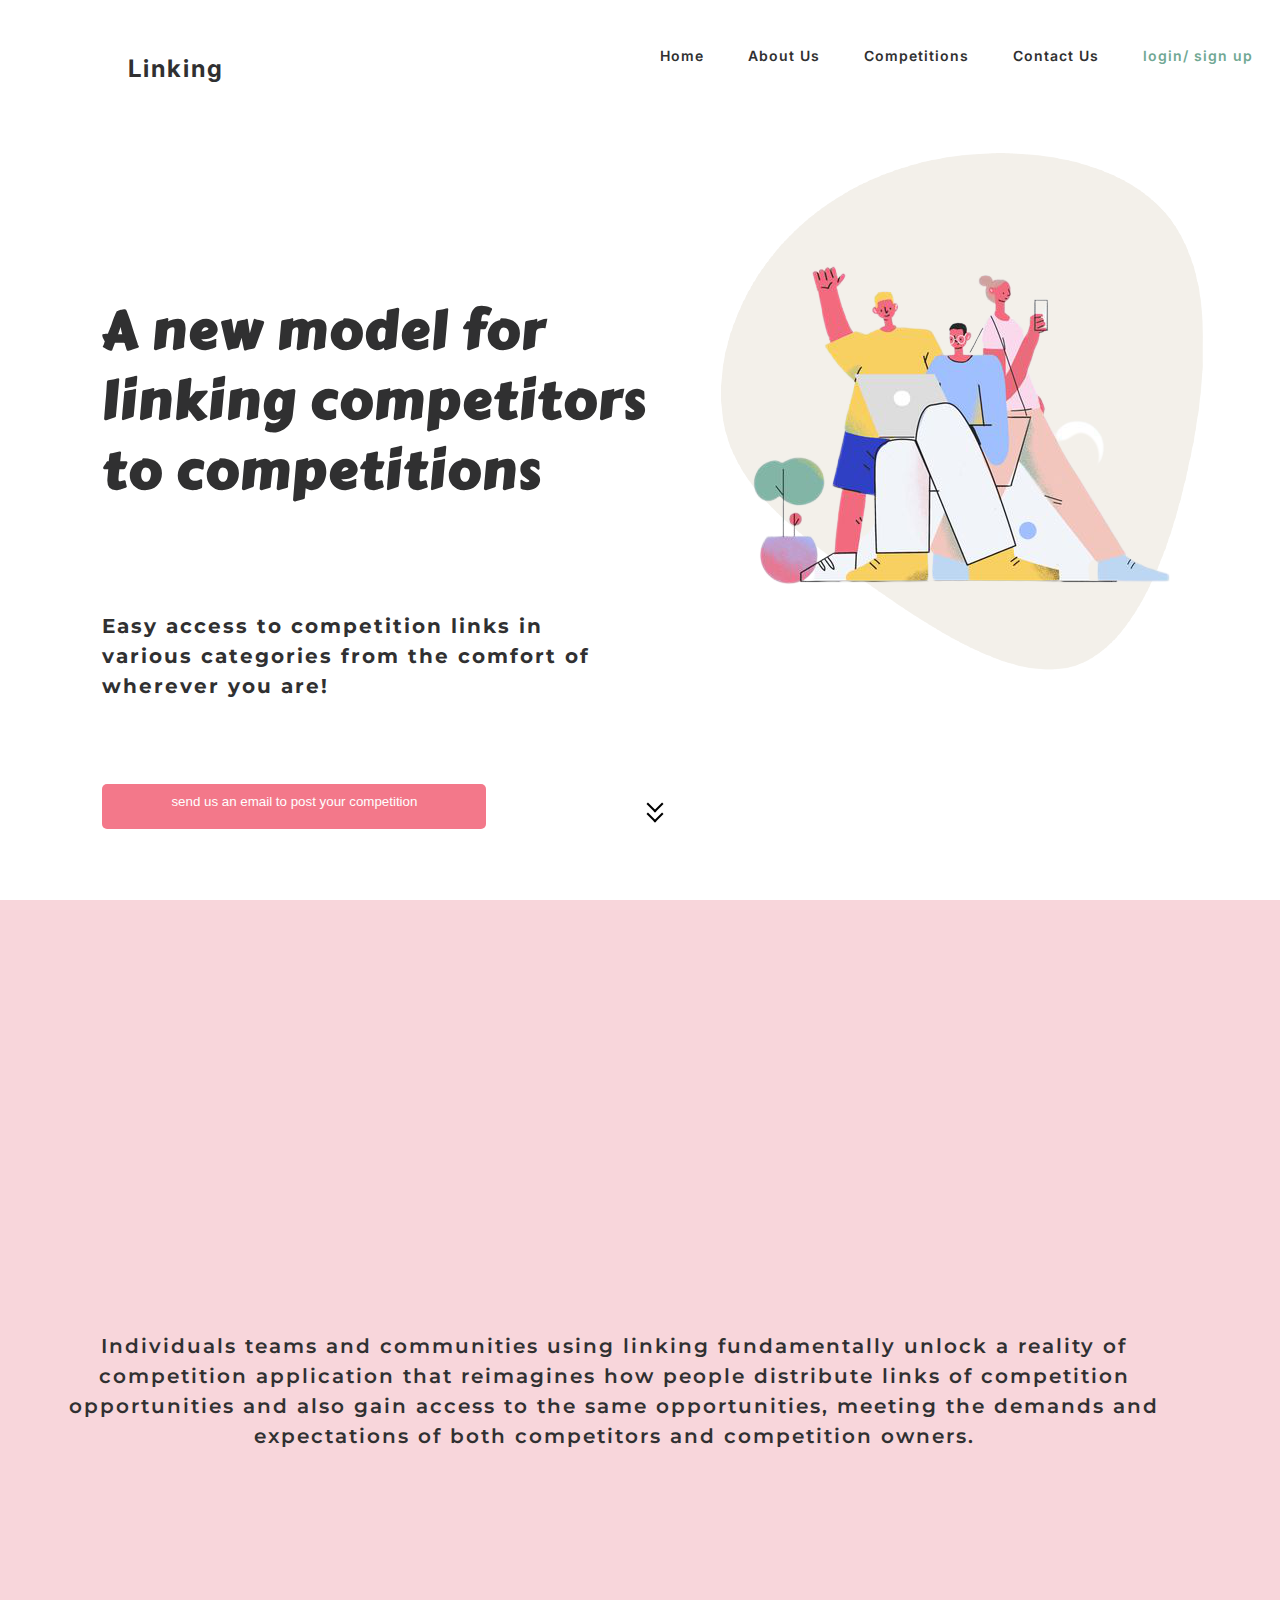
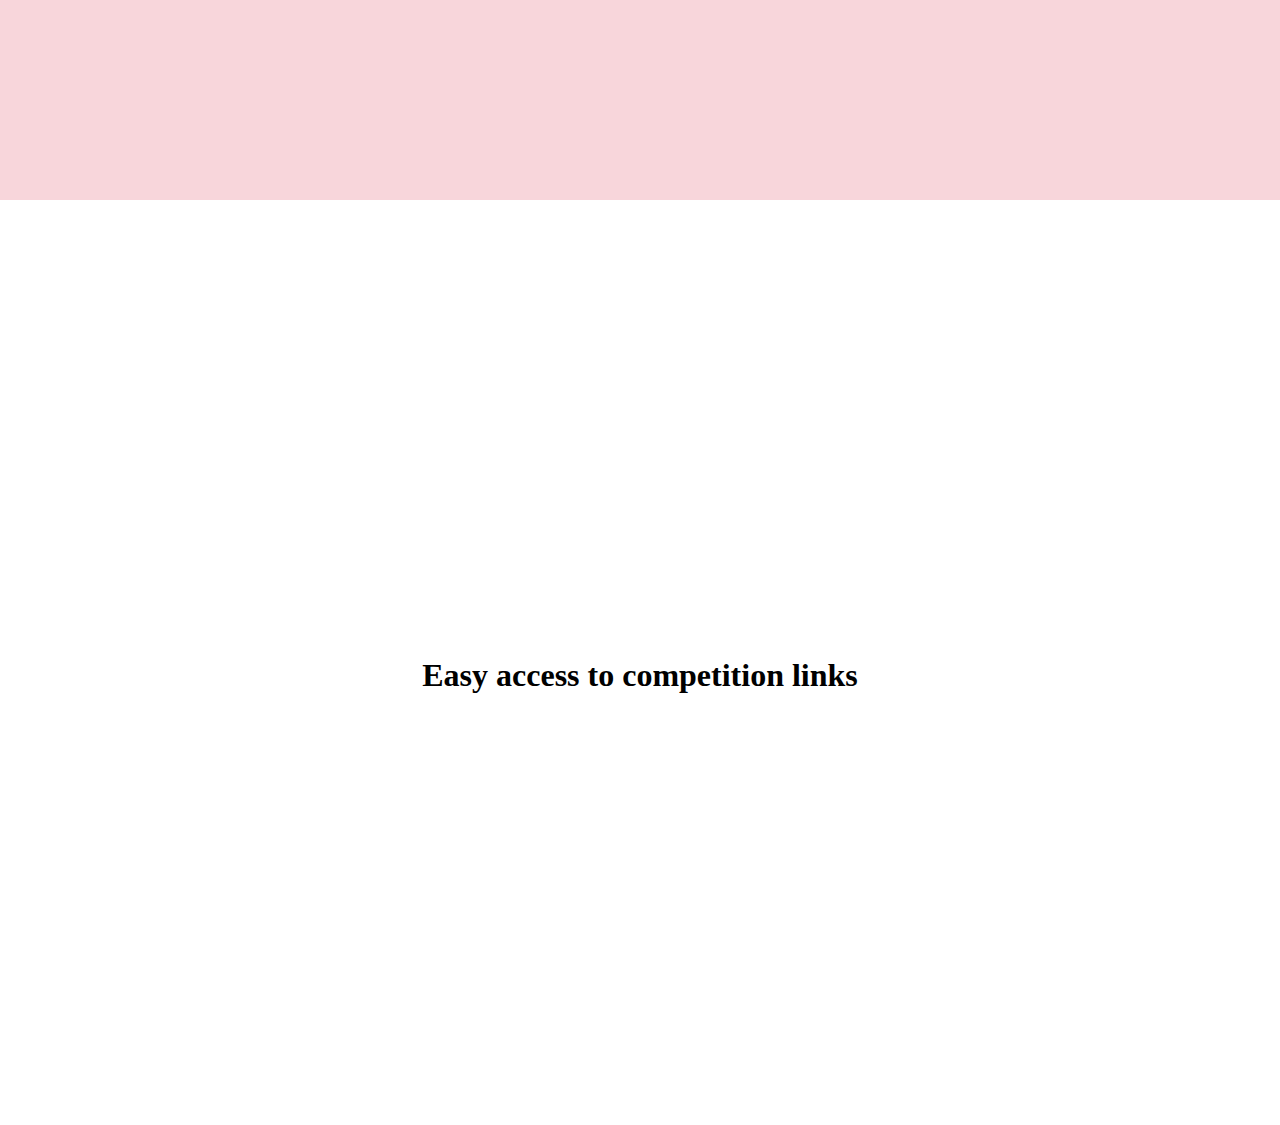
<file: index.htm>
<!DOCTYPE html>
<html lang="en">
<head>
    <meta charset="UTF-8">
    <meta http-equiv="X-UA-Compatible" content="IE=edge">
    <meta name="viewport" content="width=device-width, initial-scale=1.0">
    <link rel="stylesheet" href="style.css">
    <link rel="preconnect" href="https://fonts.googleapis.com">
    <link rel="preconnect" href="https://fonts.gstatic.com" crossorigin>
    <link href="https://fonts.googleapis.com/css2?family=Carter+One&family=Inter:wght@100;400&family=Montserrat:wght@200&family=Urbanist:wght@100&display=swap" rel="stylesheet">
</head>
<body>
    <section class="navbar">
<div class="header">
    <ul>
        <li><a href="#">Home</a></li>
        <li><a href="#">About Us</a></li>
        <li><a href="#">Competitions</a></li>
        <li><a href="#">Contact Us</a></li>
        <li ><a href="#"><span class="blue"> login/ sign up</span></a></li>
    </ul>

</div>
    </section>
    

<section id="landingpage"> 

<div class="intro">
    <h2>Linking</h2>
    <h1> A new model for linking competitors to competitions</h1>
    <h4>Easy access to competition links in various
        categories from the comfort of wherever you are!</h4>
    <img class="pic1" src="images/Vector-removebg-preview.png" alt="">
    <img class="pic2" src="images/peopleclipart-removebg-preview.png" alt="clipart of people">
    <button>send us an email to post your competition</button>
</div>
<div class="scrolldown"></div>
</section>

<section class="landingpagectd">
<div class="whyus">
<h1>Easy access to competition links</h1>
<h4>Individuals teams and communities using linking fundamentally unlock a reality of competition application that reimagines how people distribute links of competition opportunities and also gain access to the same opportunities, meeting the demands and expectations of both competitors and competition owners.</h4>
</div>


</section>
</body>
</html>
</file>
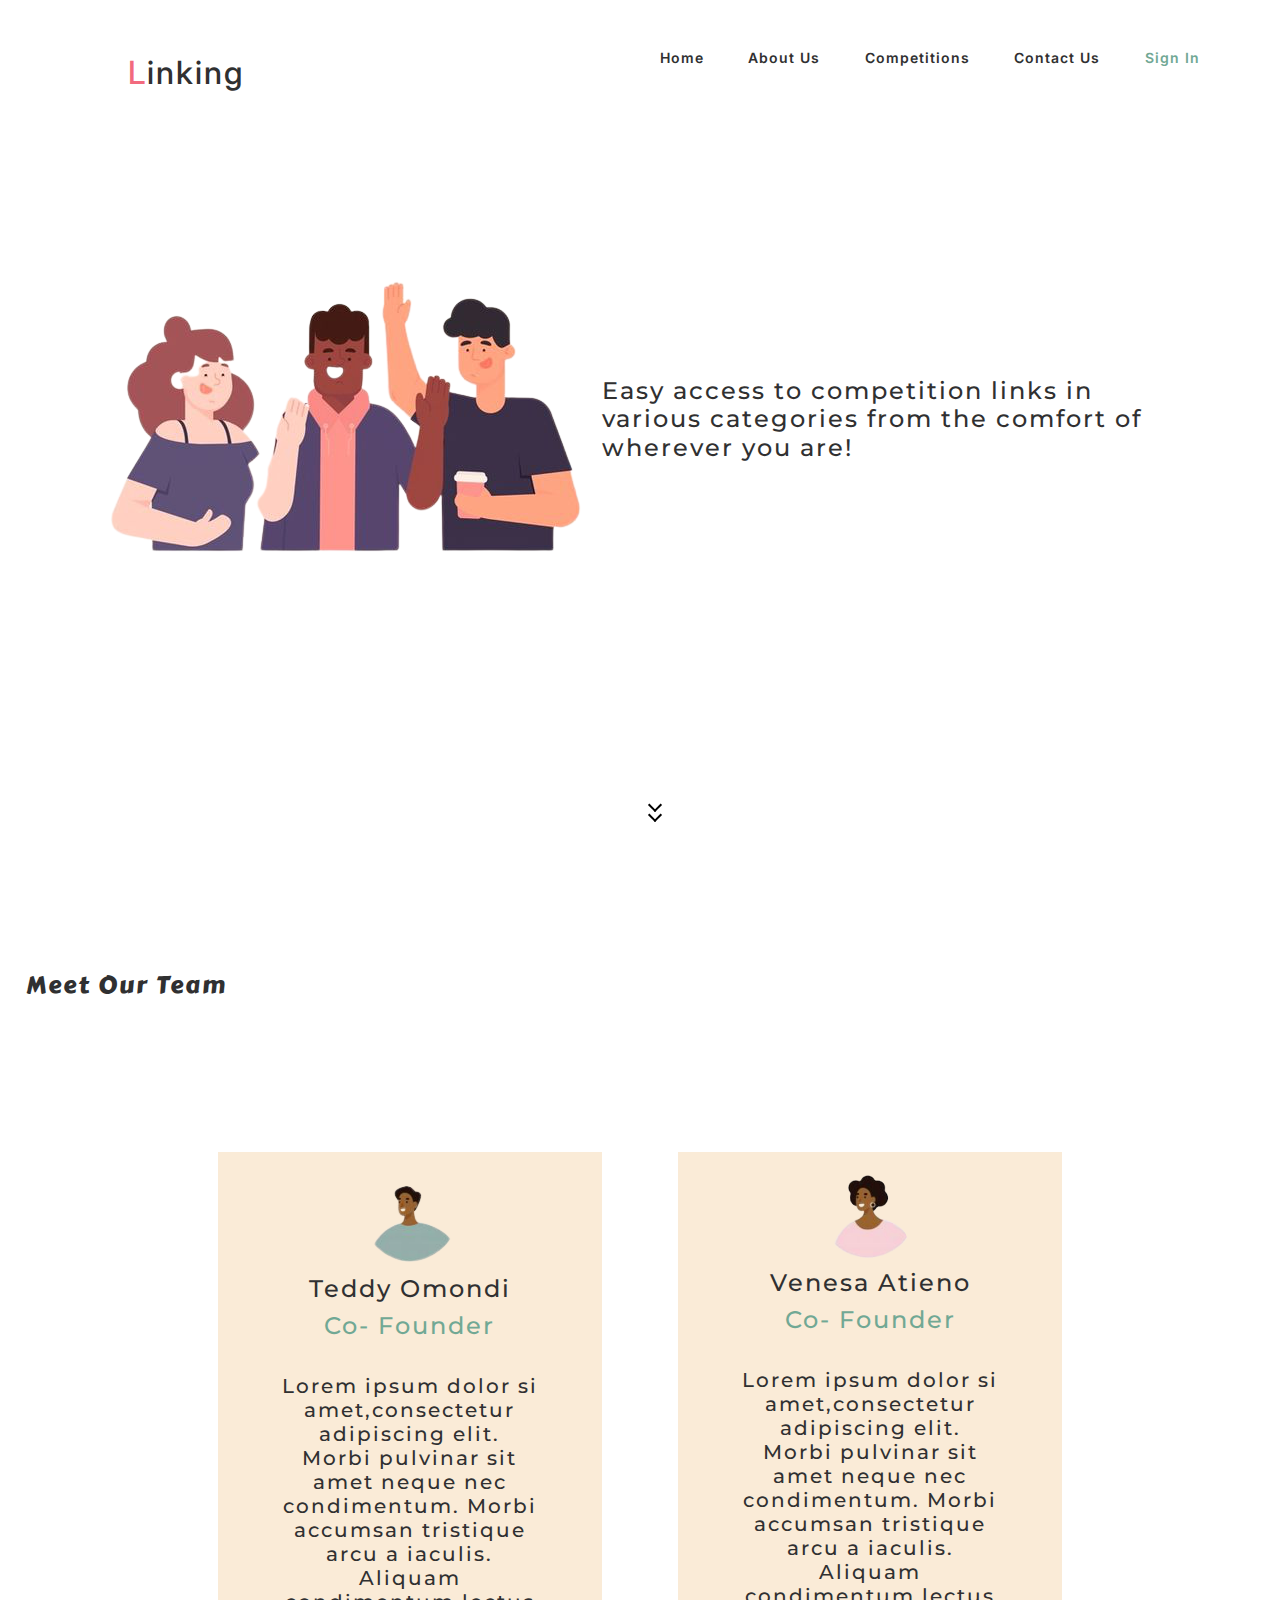
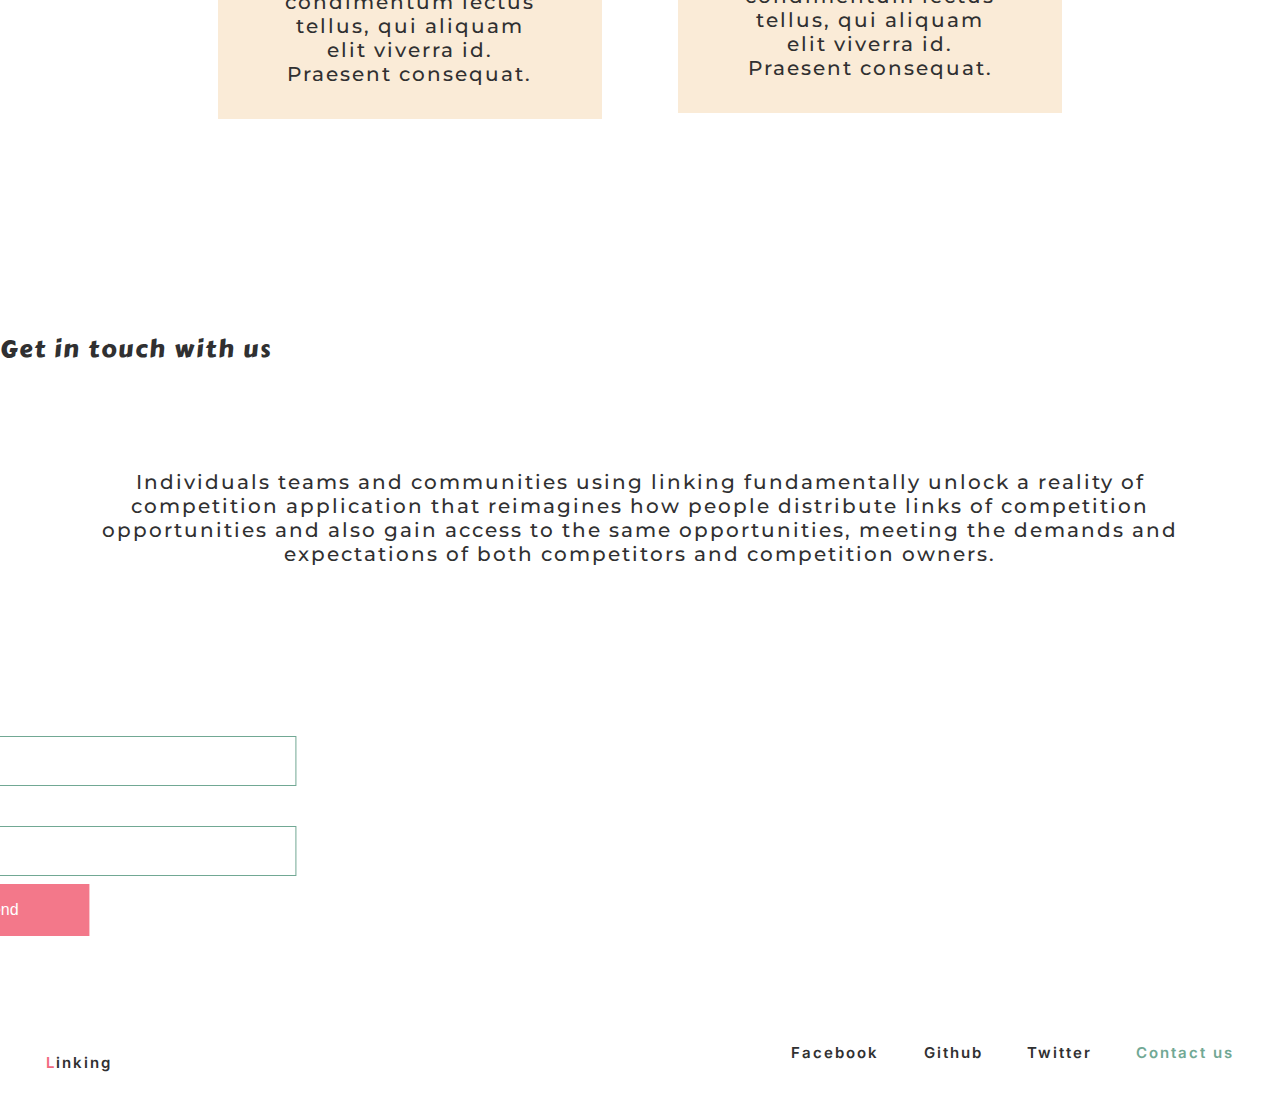
<file: aboutus.html>
<!DOCTYPE html>
<html lang="en">
    <head>
        <meta charset="UTF-8">
        <meta http-equiv="X-UA-Compatible" content="IE=edge">
        <meta name="viewport" content="width=device-width, initial-scale=1.0">
        <link rel="stylesheet" href="css/style.css">
        <link rel="preconnect" href="https://fonts.googleapis.com">
        <link rel="preconnect" href="https://fonts.gstatic.com" crossorigin>
        <link href="https://fonts.googleapis.com/css2?family=Carter+One&family=Inter:wght@100;400&family=Montserrat:wght@200&family=Urbanist:wght@100&display=swap" rel="stylesheet">
   
        <link rel="stylesheet" href="https://stackpath.bootstrapcdn.com/bootstrap/4.3.1/css/bootstrap.min.css" integrity="sha384-ggOyR0iXCbMQv3Xipma34MD+dH/1fQ784/j6cY/iJTQUOhcWr7x9JvoRxT2MZw1T" crossorigin="anonymous">
        <title>Linking</title>
        
    </head>
    <body>
    <section class="navbar">
        <div class="header">
            <ul>
                <li><a href="index.html">Home</a></li>
                <li><a href="aboutus.html">About Us</a></li>
                <li><a href="#">Competitions</a></li>
                <li><a href="#">Contact Us</a></li>
                <li><a href="signin.html"><span class="blue"> Sign In</span></a></li>
                
            </ul>
        
            <div class="intro">
                <a href="index.html" class="logo" ><h2><span class="pink">L</span>inking</h2></a>
            </div>

        </div>
        <div class="scrolldown"></div>
            </section>
            
<section id="aboutus1" >

<div class="aboutimage"> <img src="images/aboutus-removebg-preview.png" alt=""></div>
<div class="abouttext"><h4> Easy access to competition links in various categories from the comfort of wherever you are!</h4></div>

</section>

<section id="aboutus2" >

 
      <div class="team"><h4> Meet Our Team</h4></div>
      <div class="teamcontainer">

          <div class="ted" >
          <img src="images/ted.png" alt="man avatar">
          <h4 class="teddy">Teddy Omondi</h4>
          <h4 class="cofounder"><span class="blue"> Co- Founder</span></h4>
          <br>
          <h5>  Lorem ipsum dolor si amet,consectetur adipiscing elit. Morbi pulvinar sit amet neque nec condimentum. Morbi accumsan tristique arcu a iaculis. Aliquam condimentum lectus tellus, qui aliquam elit viverra id. Praesent consequat.</h5>

          </div>

          <div class="ness" >
              <img src="images/ness.png" alt="woman avatar">
              <h4 class="venesa">Venesa Atieno</h4>
              <h4 class="cofounder"><span class="blue"> Co- Founder</span></h4>
              <br>
              <h5>  Lorem ipsum dolor si amet,consectetur adipiscing elit. Morbi pulvinar sit amet neque nec condimentum. Morbi accumsan tristique arcu a iaculis. Aliquam condimentum lectus tellus, qui aliquam elit viverra id. Praesent consequat.</h5>
         </div>
         

        </div>
      </div>
    </section>

    <section id="aboutus3" >

        <div class="intouch"><h4> Get in touch with us</h4></div>
        <div class="intouchtext"><h5>Individuals teams and communities using linking fundamentally unlock a reality of competition application that reimagines how people distribute links of competition opportunities and also gain access to the same opportunities, meeting the demands and expectations of both competitors and competition owners.</h5></div>

    <form action="action_page.php" method="post">

        <div class="container3">
        
            <label for="email"><b></b></label>
            <input type="text" placeholder="Enter Email" name="email" required>

            <label  class="message" for="message"><b></b></label>
            <input type="text" placeholder="Enter Message" name="message" required>

<button class="send">Send</button>

        </div>    

    </form>

    <footer>

        <a href="index.html"><h4><span class="pink">L</span>inking</h4></a>

        <ul>
           
           <li><a href="aboutus.html">Facebook</a></li>
           <li><a href="#">Github</a></li>
           <li><a href="#">Twitter</a></li>
           <li><a href="signin.html"><span class="blue"> Contact us</span></a></li>
       </ul>
    </footer>


        </section>



   

</body>
</html>
</file>
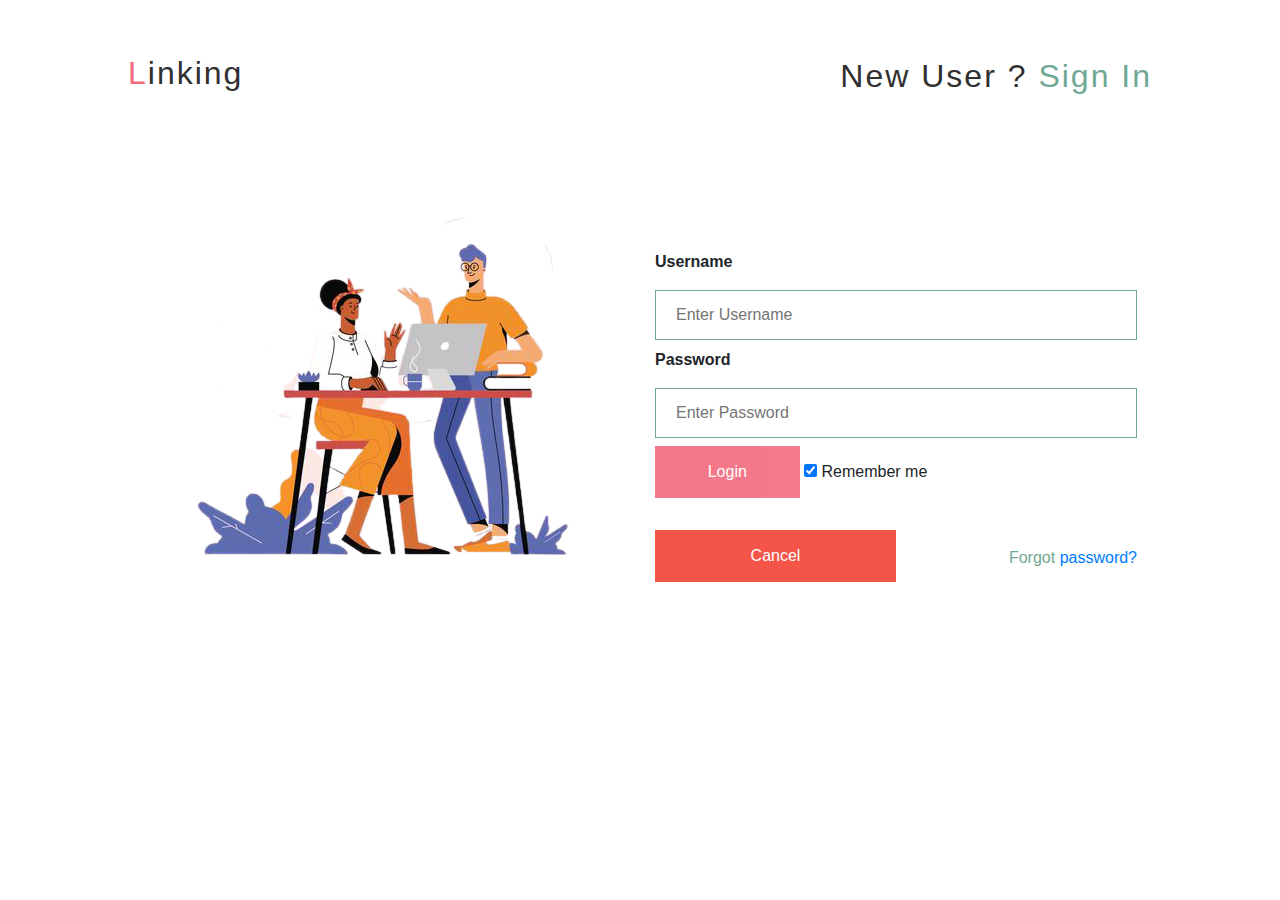
<file: login.html>
<!DOCTYPE html>
<html lang="en">
<head>
    <meta charset="UTF-8">
    <meta http-equiv="X-UA-Compatible" content="IE=edge">
    <meta name="viewport" content="width=device-width, initial-scale=1.0">
    <link rel="stylesheet" href="css/style.css">

    <link rel="stylesheet" href="https://stackpath.bootstrapcdn.com/bootstrap/4.3.1/css/bootstrap.min.css" integrity="sha384-ggOyR0iXCbMQv3Xipma34MD+dH/1fQ784/j6cY/iJTQUOhcWr7x9JvoRxT2MZw1T" crossorigin="anonymous">
    
    <title>Login</title>
</head>
<body>
    <div class="intro">
      <a href="index.html"><h2><span class="pink">L</span>inking</h2></a>
    </div>
    <div class="login"><h2>New User ? <a class="newuser" href="signin.html">    Sign In</a></h2></div>
    <img class="loginart" src="images/loginpageart-removebg-preview (1).png" alt="">

    <div class="loginform">
        <form action="action_page.php" method="post">
            <!-- <div class="imgcontainer">
              <img src="images/avatar.png" alt="Avatar" class="avatar">
            </div> -->
          
            <div class="container">
              <label for="uname"><b>Username</b></label>
              <input type="text" placeholder="Enter Username" name="uname" required>
          
              <label for="psw"><b>Password</b></label>
              <input type="password" placeholder="Enter Password" name="psw" required>
          
              <button type="submit">Login</button>
              <label>
                <input type="checkbox" checked="checked" name="remember"> Remember me
              </label>
            </div>
          
            <div class="container" style="background-color:none">
              <button type="button" class="cancelbtn">Cancel</button>
              <span class="psw">Forgot <a href="#">password?</a></span>
            </div>
          </form>
    </div>
</body>
</html>
</file>
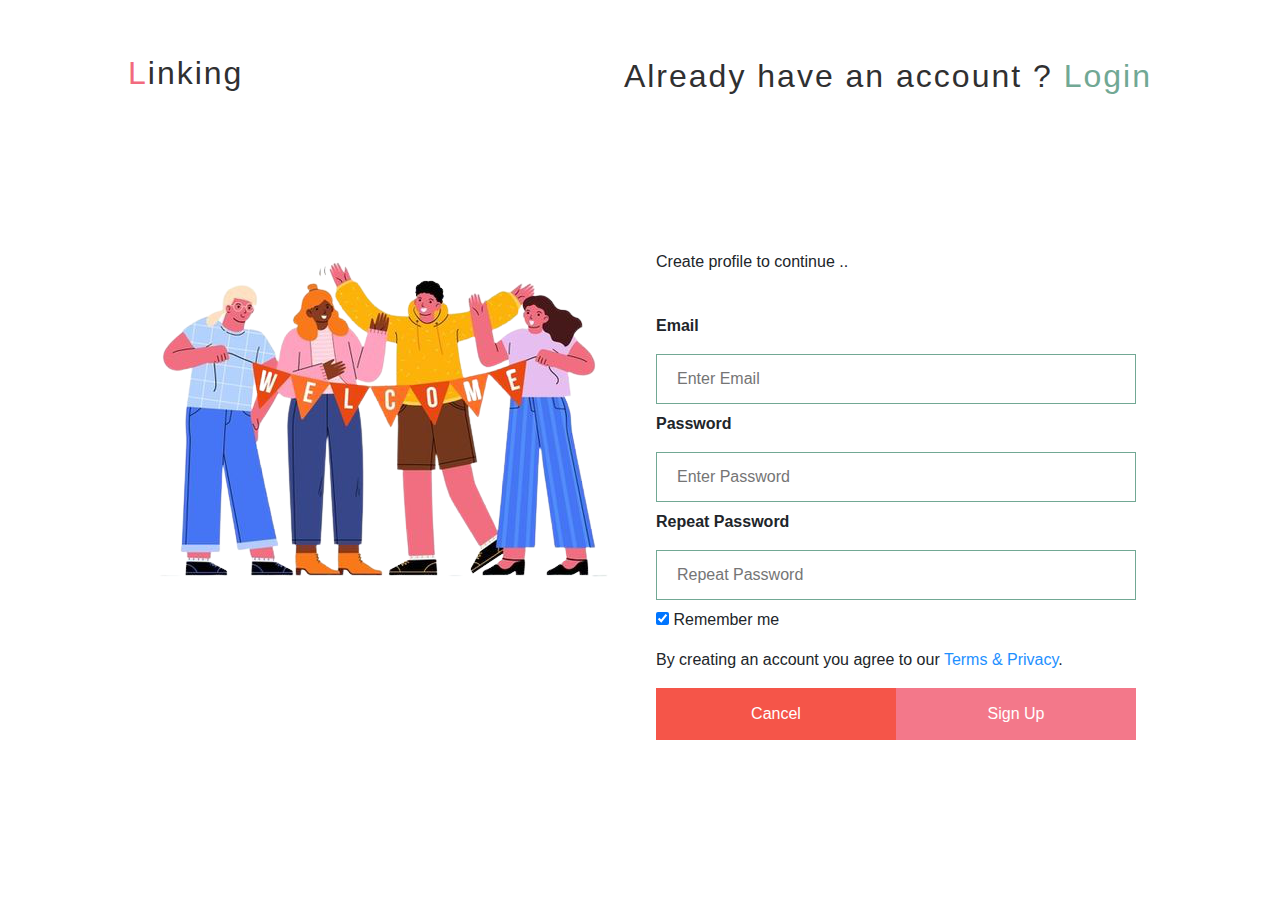
<file: signin.html>
<!DOCTYPE html>
<html lang="en">
<head>
    <meta charset="UTF-8">
    <meta http-equiv="X-UA-Compatible" content="IE=edge">
    <meta name="viewport" content="width=device-width, initial-scale=1.0">
    <link rel="stylesheet" href="css/style.css">


    <link rel="stylesheet" href="https://stackpath.bootstrapcdn.com/bootstrap/4.3.1/css/bootstrap.min.css" integrity="sha384-ggOyR0iXCbMQv3Xipma34MD+dH/1fQ784/j6cY/iJTQUOhcWr7x9JvoRxT2MZw1T" crossorigin="anonymous">
  
    <title>Sign in</title>
</head>
<body>
    <div class="intro">
        <a href="index.html"><h2><span class="pink">L</span>inking</h2></a>
    </div>
    <div class="login"><h2>Already have an account ? <a class="newuser" href="login.html">    Login</a></h2></div>
    <img class="signinart" src="images/signuppageart-removebg-preview.png" alt="">

    <div class="loginform">
       
        <form action="action_page.php" style="border:none">
            <div class="container2">
              
              <p>Create profile to continue ..</p>
              <br>
            
          
              <label for="email"><b>Email</b></label>
              <input type="text" placeholder="Enter Email" name="email" required>
          
              <label for="psw"><b>Password</b></label>
              <input type="password" placeholder="Enter Password" name="psw" required>
          
              <label for="psw-repeat"><b>Repeat Password</b></label>
              <input type="password" placeholder="Repeat Password" name="psw-repeat" required>
          
              <label>
                <input type="checkbox" checked="checked" name="remember" style="margin-bottom:15px"> Remember me
              </label>
          
              <p>By creating an account you agree to our <a href="#" style="color:dodgerblue">Terms & Privacy</a>.</p>
          
              <div class="clearfix">
                <button type="button" class="cancelbtn">Cancel</button>
                <button type="submit" class="signupbtn">Sign Up</button>
              </div>
            </div>
          </form>

    </div>

    <!-- <footer>

      <h4><span class="pink">L</span>inking</h4>
  
      <ul>
         
         <li><a href="aboutus.html">Facebook</a></li>
         <li><a href="#">Github</a></li>
         <li><a href="#">Twitter</a></li>
         <li><a href="signin.html"><span class="blue"> Contact us</span></a></li>
     </ul>
  </footer> -->

</body>
</html>
</file>
<file: style.css>
*{
    padding: 0;
    margin: 0;
    box-sizing: border-box;
}

body{
    background-size: cover;
    height: auto;
    overflow: scroll;
    overflow-x: hidden;
}

section{
    min-height: 100vh;
    width: 100%;
    display: flex;
    flex-direction: column;
    align-items: center;
    justify-content: center;
}

footer h4{
  display: block;
  text-decoration: none;
  text-transform: none;
  color: #303031;
  font-size: 15px;
  font-family: 'Inter', sans-serif;
  letter-spacing: 2px;
  font-weight: 600;
  padding: 20px;
  transition: all ease 0.5s;

  position: absolute;
  bottom: 0%;
  left: 2%;
}

.logo:hover{
  opacity: 0.6;
}

footer a:hover{
  opacity: 0.6;
}

footer ul{
  position: absolute;
  bottom: 0%;
  right: 2%;
  text-align: right;
  align-items: right;
}

footer ul li{
  list-style: none;
  display: inline-block;
}

footer ul li a{
  display: block;
  text-decoration: none;
  text-transform: none;
  color: #303031;
  font-size: 15px;
  font-family: 'Inter', sans-serif;
  letter-spacing: 2px;
  font-weight: 600;
  padding: 20px;
  margin-top: 10%;
  transition: all ease 0.5s;
}

footer ul li a:hover{
  opacity: 0.6;
  transition: ease-in-out;
}

.header ul{
    text-align: right;
    align-items: right;
}

.header ul li{
    list-style: none;
    display: inline-block;
}

.header ul li a{
    display: block;
    text-decoration: none;
    text-transform: none;
    color: #303031;
    font-size: 17px;
    font-family: ;
    letter-spacing: 2px;
    font-weight: 600;
    padding: 0px;
    transition: all ease 0.5s;
}
.header ul{
    text-align: right;
    position: absolute;
    top: 3%;
}

.header ul li{
    list-style: none;
    display: inline-block;
}

.header ul li a{
    display: block;
    text-decoration: none;
    text-transform: none;
    color: #303031;
    font-size: 14px;
    font-family: 'Inter', sans-serif;
    letter-spacing: 1px;
    font-weight: 600;
    padding: 20px;
    transition: all ease 0.5s;
}
.header ul li a:hover{
    background-color: #f8d6db;
   
}
span {
    color: #71a894;
}

.intro h1{
    font-family: 'Carter One', cursive;
    letter-spacing: 2px;
    line-height: 70px;
    font-size: 52px;
    color: #303031;
    border: none;
    padding: 2%;
    width: 50%;
    position: absolute;
    top: 30%;
    left: 6%;
    
}

.intro h2{
    font-family: 'Inter', sans-serif;
    color: #303031;
    font-size: extra x-large;
    letter-spacing: 2px;
    position: absolute;
    top: 6%;
    left: 10%;
}

.intro h4{
    font-family: 'Montserrat', sans-serif;
    letter-spacing: 2px;
    line-height: 30px;
    font-size: 20px;
    color: #303031;
    border: none;
    padding: 2%;
    width: 45%;
    position: absolute;
    top: 65%;
    left: 6%;
}

.intro button{
    background-color: #f26a7e;
    position: absolute;
    color: white;
    border: none;
    padding: 10px;
    border-radius: 5px;
    bottom: 7%;
    left: 8%;
    padding-bottom: 20px;

}

.pic1{
    position: absolute;
    top: 17%;
    right: 6%;
    width: auto;
}

.pic2{
    position: absolute;
    top: 20%;
    right: 3%;
    width: auto;
}


.easy{
    font-family: 'Carter One', cursive;
    letter-spacing: 2px;
    font-size: 42px;

    color: #303031;
    border: none;
    padding: 2%;
    position: absolute;
    top: 130%;
    left: 25%;
    
   
}

.us h1{
    font-family: 'Carter One', cursive;
    letter-spacing: 2px;
    font-size: 42px;

    color: #303031;
    border: none;
    padding: 2%;
    position: absolute;
    top: 210%;
    left: 42%;
    
}


.whyus h4{
    font-family: 'Montserrat', sans-serif;
    font-weight:600 ;
    letter-spacing: 2px;
    text-align: center;
    line-height: 30px;
    font-size: 20px;
    color: #303031;
    border: none;
    padding: 2%;
    width: 90%;
    position: absolute;
    top: 145%;
    left: 3%;
}

#landingpage{
    margin-bottom: 25px;
}

.scrolldown{
    height: 50px;
    width: 30px;
    /* border: 2px solid black; */
    position: absolute;
    left: 50%;
    bottom: 5%;
    border-radius: 50px;
    cursor: pointer;
}

.scrolldown::before,
.scrolldown::after{
    content: '';
    position: absolute;
    top: 10%;
    left: 50%;
    border: 2px solid black;
    height: 10px;
    width: 10px;
    transform: translate(-50%,-100%) rotate(45deg);
    border-top: transparent;
    border-left: transparent;
    animation: scrolldown 1s ease-in-out infinite;
}

.scrolldown::after{
    top: 30%;
    animation-delay: .3s;
}

@keyframes scrolldown{
    0%{
        opacity: 0;
    }

    30%{
        opacity: 1;
    }

    60%{
        opacity: 1;
    }

    100%{
        opacity: 0;
        top: 90%;
    }
}

.why{
    font-family: 'Carter One', cursive;
    letter-spacing: 2px;
    font-size: 42px;

    color: #303031;
    border: none;
    padding: 2%;
    position: absolute;
    top: 175%;
    left: 40%;
    

}

.flex-container {
    display: flex;
    position: absolute;
    top: 233%;
    left: 2.5%;
    background-color: transparent;
    

  }
  
  .flex-container > div {
      display: flex;
      flex-direction: column;
    color: #f1f1f1;
    background-color: #f1f1f1;
    margin: 1%;
    padding: 0px;
    font-size: 30px;
    
  }

  #authentic{
    position: absolute;
    background-color: #f8d6db;
    top: 300%;
  }




#reviews{

  font-size: 22px;
  text-align: left;
  justify-content: space-around;
  align-items: center;
  font-weight: 100;
  position: absolute;
  color: #303031;
  display: flex;
  position: absolute;
  /* top: 20%;
  left: 10%; */
  background-color: transparent;
  border: none;
  /* padding: 2%;
  margin: 2%; */
  width: 80%;
}



.reviewsimage{

top: -29%;
left: 0%;
position: absolute;

top: 100%;
right: 0%;
}

.reviewshead{
  font-family: 'Carter One', cursive;
  letter-spacing: 2px;
  font-weight:600 ;
  text-align: left;
  line-height: 30px;
  font-size: 20px;
  color: #303031;
position: absolute;
width: 69.7%;
top: 20%;
left: 60%;
}


.reviewstext{
  font-family: 'Montserrat', sans-serif;
  font-weight:600 ;
  letter-spacing: 2px;
  text-align: left;
  line-height: 30px;
  font-size: 20px;
  color: #303031;
position: absolute;
width: 69.7%;
top: 40%;
right: 0%;

}

 /* .reviews h1{

      display: flex;
      font-family: 'Carter One', cursive;
      letter-spacing: 2px;
      font-size: 42px;
      position: absolute;
      color: #303031;
      background-color: transparent;
      top:100%;
      left: 150%;
      margin: 1%;
      padding: 0px;
      font-size: 30px;
      justify-content: space-evenly;
  
 } */


/* .reviewstext
    {
        font-family: 'Montserrat', sans-serif;
        font-weight:600 ;
        letter-spacing: 2px;
        text-align: center;
        line-height: 30px;
        font-size: 20px;
        color: #303031;
        border: none;
        padding: 2%;
        width: 90%;
        position: absolute;
        top: 835%;
        left: 3%;
    } */

 .authenticity{
  font-family: 'Carter One', cursive;
  letter-spacing: 2px;
  font-size: 42px;
  position: absolute;
  color: #303031;
  border: none;
  padding: 2%;
  position: absolute;
  
  
}

.authenticity{
    display: flex;
    font-family: 'Carter One', cursive;
    letter-spacing: 2px;
    font-size: 42px;
    position: absolute;
    color: #303031;
    
    background-color: transparent;
    top:5%;
    margin: 1%;
    padding: 0px;
    font-size: 30px;
    justify-content: space-evenly;
}

.pink{
    color: #f26a7e;
}
  


.login{
    position: absolute;
    font-family: 'Inter', sans-serif;
    color: #303031;
    font-size: 15px;
    letter-spacing: 2px;
    position: absolute;
    top: 6.3%;
    right: 10%;
}

.newuser{
    text-decoration: none;
    color: #71a894;
}

.loginart{
    position: absolute;
    top: 20%;
    left: 8%;
}

.loginform{
width: 40%;
position: absolute;
top: 26%;
right: 10%;
}

/* Bordered form */
form {
    border: none;
  }
  
  /* Full-width inputs */
  input[type=text], input[type=password] {
    width: 100%;
    padding: 12px 20px;
    margin: 8px 0;
    display: inline-block;
    border: 1px solid #71a894;
    box-sizing: border-box;
    font-weight: 300;
  }
  
  /* Set a style for all buttons */
  button {
    background-color: #f26a7e;
    color: white;
    padding: 14px 20px;
    margin: 8px 0;
    border: none;
    cursor: pointer;
    width: 100%;
  }
  
  /* Add a hover effect for buttons */
  button:hover {
    opacity: 0.8;
  }
  
  /* Extra style for the cancel button (red) */
  .cancelbtn {
    width: auto;
    padding: 10px 18px;
    background-color: #f44336;
  }
  
  /* Center the avatar image inside this container */
  .imgcontainer {
    text-align: center;
    margin: 24px 0 12px 0;
  }
  
  /* Avatar image */
  img.avatar {
    width: 40%;
    border-radius: 50%;
  }
  
  /* Add padding to containers */
  .container {
    padding: 16px;
    
  }
  
  /* The "Forgot password" text */
  span.psw {
    float: right;
    padding-top: 16px;
  }
  
  /* Change styles for span and cancel button on extra small screens */
  @media screen and (max-width: 300px) {
    span.psw {
      display: block;
      float: none;
    }
    .cancelbtn {
      width: 100%;
    }

  }

.signinart{
    position: absolute;
    top: 25%;
    left: 8%;
}


 

input[type=text]:focus, input[type=password]:focus {
  background-color: #ddd;
  border: none;
  outline: none;
}

hr {
  border: none;
  margin-bottom: 25px;
}

/* Set a style for all buttons */
button {
  background-color: #f26a7e;
  color: white;
  padding: 14px 20px;
  margin: 8px 0;
  border: none;
  cursor: pointer;
  width: 30%;
  opacity: 0.9;
}

button:hover {
  opacity:1;
}

/* Extra styles for the cancel button */
.cancelbtn {
  padding: 14px 20px;
  background-color: #f44336;
}

/* Float cancel and signup buttons and add an equal width */
.cancelbtn, .signupbtn {
  float: left;
  width: 50%;
}

/* Add padding to container elements */
.container2 {
  padding: 16px;
  border: none;
}

/* Clear floats */
.clearfix::after {
  content: "";
  clear: both;
  display: table;
}

/* Change styles for cancel button and signup button on extra small screens */
@media screen and (max-width: 300px) {
  .cancelbtn, .signupbtn {
    width: 100%;
  }
}

#landingpage{
  background-color: #f8d6db;
}


/* #aboutus1{
  position: absolute;
  width: 100%;
  top: 0%; 

} */

.aboutimage{
  position: absolute;
  top: 25%;
  left: 5%;
}

.abouttext{
  font-family: 'Montserrat', sans-serif;
  font-weight:400 ;
  letter-spacing: 2px;
  text-align: left;
  line-height: 45px;
  font-size: 40px;
  color: #303031;
  border: none;
  padding: 2%;
  width: 50%;
  position: absolute;
  top: 39%;
  right: 5%;
}

#aboutus2{

  position: absolute;
  width: 100%;
  top: 100%;

}

.team{
  position: absolute;
  
  top: 5%;
  font-family: 'Carter One', cursive;
  letter-spacing: 2px;
  font-size: 42px;
  position: absolute;
  color: #303031;
  border: none;
  padding: 2%;
}

.blue{
  color: #71a894;
}

.ted{
background-color: antiquewhite;
position: absolute;
text-align: center;
width: 30%;
top: 28%;
left: 17%;

font-family: 'Montserrat', sans-serif;
padding-left: 5%;
padding-right: 5%;
padding-bottom: 2%;
font-weight:400 ;
letter-spacing: 2px;
text-align: center;
align-items: center;
line-height: 25px;
font-size: 15px;
color: #303031;
border: none;

}

.ness{
  background-color: antiquewhite;
  position: absolute;
  text-align: center;
  width: 30%;
  top: 28%;
  right: 17%;

  font-family: 'Montserrat', sans-serif;
  padding-left: 5%;
  padding-right: 5%;
  padding-bottom: 2%;
  font-weight:400 ;
  letter-spacing: 2px;
  text-align: center;
  align-items: center;
  line-height: 25px;
  font-size: 15px;
  color: #303031;
  border: none;
}

#aboutus3{
  /* background-color: antiquewhite; */
  position: absolute;
  width: 100%;
  top: 200%;
  margin-bottom: 10%;

}

.intouch{
  font-family: 'Carter One', cursive;
  letter-spacing: 2px;
  font-size: 42px;
  position: absolute;
  color: #303031;

  top: 15%;

}

.intouchtext{
  position: absolute;
  top: 30%;

  font-family: 'Montserrat', sans-serif;
  padding-left: 5%;
  padding-right: 5%;
  font-weight:200 ;
  letter-spacing: 2px;
  text-align: center;
  align-items: center;
  line-height: 35px;
  font-size: 25px;
  color: #303031;
  border: none;
  

}

.container3{
  position: absolute;
  top: 56%;
  transform: translateX(-50%);
  text-align: center;
}

/* #aboutus4{
  /* background-color: antiquewhite; */
  /* position: absolute;
  width: 100%;
  top: 300%;

} */ */
</file>
<file: css/style.css>
*{
    padding: 0;
    margin: 0;
    box-sizing: border-box;
}

body{
    background-size: cover;
    height: auto;
    overflow: scroll;
    overflow-x: hidden;
}

section{
    min-height: 100vh;
    width: 100%;
    display: flex;
    flex-direction: column;
    align-items: center;
    justify-content: center;
}

footer h4{
  display: block;
  text-decoration: none;
  text-transform: none;
  color: #303031;
  font-size: 15px;
  font-family: 'Inter', sans-serif;
  letter-spacing: 2px;
  font-weight: 600;
  padding: 20px;
  transition: all ease 0.5s;

  position: absolute;
  bottom: 0%;
  left: 2%;
}

.logo:hover{
  opacity: 0.6;
}

footer a:hover{
  opacity: 0.6;
}

footer ul{
  position: absolute;
  bottom: 0%;
  right: 2%;
  text-align: right;
  align-items: right;
}

footer ul li{
  list-style: none;
  display: inline-block;
}

footer ul li a{
  display: block;
  text-decoration: none;
  text-transform: none;
  color: #303031;
  font-size: 15px;
  font-family: 'Inter', sans-serif;
  letter-spacing: 2px;
  font-weight: 600;
  padding: 20px;
  margin-top: 10%;
  transition: all ease 0.5s;
}

footer ul li a:hover{
  opacity: 0.6;
  transition: ease-in-out;
}

.header ul{
    text-align: right;
    align-items: right;
}

.header ul li{
    list-style: none;
    display: inline-block;
}

.header ul li a{
    display: block;
    text-decoration: none;
    text-transform: none;
    color: #303031;
    font-size: 17px;
 
    letter-spacing: 2px;
    font-weight: 600;
    padding: 0px;
    transition: all ease 0.5s;
}
.header ul{
    text-align: right;
    position: absolute;
    top: 3%;
}

.header ul li{
    list-style: none;
    display: inline-block;
}

.header ul li a{
    display: block;
    text-decoration: none;
    text-transform: none;
    color: #303031;
    font-size: 14px;
    font-family: 'Inter', sans-serif;
    letter-spacing: 1px;
    font-weight: 600;
    padding: 20px;
    transition: all ease 0.5s;
}
.header ul li a:hover{
    background-color: #f8d6db;
   
}
span {
    color: #71a894;
}

.intro h1{
    font-family: 'Carter One', cursive;
    letter-spacing: 2px;
    line-height: 70px;
    font-size: 52px;
    color: #303031;
    border: none;
    padding: 2%;
    width: 50%;
    position: absolute;
    top: 30%;
    left: 6%;
    
}

.intro h2{
    font-family: 'Inter', sans-serif;
    color: #303031;
    font-size: extra x-large;
    letter-spacing: 2px;
    position: absolute;
    top: 6%;
    left: 10%;
}

.intro h4{
    font-family: 'Montserrat', sans-serif;
    letter-spacing: 2px;
    line-height: 30px;
    font-size: 20px;
    color: #303031;
    border: none;
    padding: 2%;
    width: 45%;
    position: absolute;
    top: 65%;
    left: 6%;
}

.intro button{
    background-color: #f26a7e;
    position: absolute;
    color: white;
    border: none;
    padding: 10px;
    border-radius: 5px;
    bottom: 7%;
    left: 8%;
    padding-bottom: 20px;

}

.pic1{
    position: absolute;
    top: 17%;
    right: 6%;
    width: auto;
}

.pic2{
    position: absolute;
    top: 20%;
    right: 3%;
    width: auto;
}


.easy{
    font-family: 'Carter One', cursive;
    letter-spacing: 2px;
    font-size: 42px;

    color: #303031;
    border: none;
    padding: 2%;
    position: absolute;
    top: 130%;
    left: 25%;
    
   
}

.us h1{
    font-family: 'Carter One', cursive;
    letter-spacing: 2px;
    font-size: 42px;

    color: #303031;
    border: none;
    padding: 2%;
    position: absolute;
    top: 210%;
    left: 42%;
    
}


.whyus h4{
    font-family: 'Montserrat', sans-serif;
    font-weight:600 ;
    letter-spacing: 2px;
    text-align: center;
    line-height: 30px;
    font-size: 20px;
    color: #303031;
    border: none;
    padding: 2%;
    width: 90%;
    position: absolute;
    top: 145%;
    left: 3%;
}

#landingpage{
    margin-bottom: 25px;
}

.scrolldown{
    height: 50px;
    width: 30px;
    /* border: 2px solid black; */
    position: absolute;
    left: 50%;
    bottom: 5%;
    border-radius: 50px;
    cursor: pointer;
}

.scrolldown::before,
.scrolldown::after{
    content: '';
    position: absolute;
    top: 10%;
    left: 50%;
    border: 2px solid black;
    height: 10px;
    width: 10px;
    transform: translate(-50%,-100%) rotate(45deg);
    border-top: transparent;
    border-left: transparent;
    animation: scrolldown 1s ease-in-out infinite;
}

.scrolldown::after{
    top: 30%;
    animation-delay: .3s;
}

@keyframes scrolldown{
    0%{
        opacity: 0;
    }

    30%{
        opacity: 1;
    }

    60%{
        opacity: 1;
    }

    100%{
        opacity: 0;
        top: 90%;
    }
}

.why{
    font-family: 'Carter One', cursive;
    letter-spacing: 2px;
    font-size: 42px;

    color: #303031;
    border: none;
    padding: 2%;
    position: absolute;
    top: 175%;
    left: 40%;
    

}

.flex-container {
    display: flex;
    position: absolute;
    top: 233%;
    left: 2.5%;
    background-color: transparent;
    

  }
  
  .flex-container > div {
      display: flex;
      flex-direction: column;
    color: #f1f1f1;
    background-color: #f1f1f1;
    margin: 1%;
    padding: 0px;
    font-size: 30px;
    
  }

  #authentic{
    position: absolute;
    background-color: #f8d6db;
    top: 300%;
  }




#reviews{

  font-size: 22px;
  text-align: left;
  justify-content: space-around;
  align-items: center;
  font-weight: 100;
  position: absolute;
  color: #303031;
  display: flex;
  position: absolute;
  /* top: 20%;
  left: 10%; */
  background-color: transparent;
  border: none;
  /* padding: 2%;
  margin: 2%; */
  width: 80%;
}



.reviewsimage{

top: -29%;
left: 0%;
position: absolute;

top: 100%;
right: 0%;
}

.reviewshead{
  font-family: 'Carter One', cursive;
  letter-spacing: 2px;
  font-weight:600 ;
  text-align: left;
  line-height: 30px;
  font-size: 20px;
  color: #303031;
position: absolute;
width: 69.7%;
top: 20%;
left: 60%;
}


.reviewstext{
  font-family: 'Montserrat', sans-serif;
  font-weight:600 ;
  letter-spacing: 2px;
  text-align: left;
  line-height: 30px;
  font-size: 20px;
  color: #303031;
position: absolute;
width: 69.7%;
top: 40%;
right: 0%;

}

 /* .reviews h1{

      display: flex;
      font-family: 'Carter One', cursive;
      letter-spacing: 2px;
      font-size: 42px;
      position: absolute;
      color: #303031;
      background-color: transparent;
      top:100%;
      left: 150%;
      margin: 1%;
      padding: 0px;
      font-size: 30px;
      justify-content: space-evenly;
  
 } */


/* .reviewstext
    {
        font-family: 'Montserrat', sans-serif;
        font-weight:600 ;
        letter-spacing: 2px;
        text-align: center;
        line-height: 30px;
        font-size: 20px;
        color: #303031;
        border: none;
        padding: 2%;
        width: 90%;
        position: absolute;
        top: 835%;
        left: 3%;
    } */

 .authenticity{
  font-family: 'Carter One', cursive;
  letter-spacing: 2px;
  font-size: 42px;
  position: absolute;
  color: #303031;
  border: none;
  padding: 2%;
  position: absolute;
  
  
}

.authenticity{
    display: flex;
    font-family: 'Carter One', cursive;
    letter-spacing: 2px;
    font-size: 42px;
    position: absolute;
    color: #303031;
    
    background-color: transparent;
    top:5%;
    margin: 1%;
    padding: 0px;
    font-size: 30px;
    justify-content: space-evenly;
}

.pink{
    color: #f26a7e;
}
  


.login{
    position: absolute;
    font-family: 'Inter', sans-serif;
    color: #303031;
    font-size: 15px;
    letter-spacing: 2px;
    position: absolute;
    top: 6.3%;
    right: 10%;
}

.newuser{
    text-decoration: none;
    color: #71a894;
}

.loginart{
    position: absolute;
    top: 20%;
    left: 8%;
}

.loginform{
width: 40%;
position: absolute;
top: 26%;
right: 10%;
}

/* Bordered form */
form {
    border: none;
  }
  
  /* Full-width inputs */
  input[type=text], input[type=password] {
    width: 100%;
    padding: 12px 20px;
    margin: 8px 0;
    display: inline-block;
    border: 1px solid #71a894;
    box-sizing: border-box;
    font-weight: 300;
  }
  
  /* Set a style for all buttons */
  button {
    background-color: #f26a7e;
    color: white;
    padding: 14px 20px;
    margin: 8px 0;
    border: none;
    cursor: pointer;
    width: 100%;
  }
  
  /* Add a hover effect for buttons */
  button:hover {
    opacity: 0.8;
  }
  
  /* Extra style for the cancel button (red) */
  .cancelbtn {
    width: auto;
    padding: 10px 18px;
    background-color: #f44336;
  }
  
  /* Center the avatar image inside this container */
  .imgcontainer {
    text-align: center;
    margin: 24px 0 12px 0;
  }
  
  /* Avatar image */
  img.avatar {
    width: 40%;
    border-radius: 50%;
  }
  
  /* Add padding to containers */
  .container {
    padding: 16px;
    
  }
  
  /* The "Forgot password" text */
  span.psw {
    float: right;
    padding-top: 16px;
  }
  
  /* Change styles for span and cancel button on extra small screens */
  @media screen and (max-width: 300px) {
    span.psw {
      display: block;
      float: none;
    }
    .cancelbtn {
      width: 100%;
    }

  }

.signinart{
    position: absolute;
    top: 25%;
    left: 8%;
}


 

input[type=text]:focus, input[type=password]:focus {
  background-color: #ddd;
  border: none;
  outline: none;
}

hr {
  border: none;
  margin-bottom: 25px;
}

/* Set a style for all buttons */
button {
  background-color: #f26a7e;
  color: white;
  padding: 14px 20px;
  margin: 8px 0;
  border: none;
  cursor: pointer;
  width: 30%;
  opacity: 0.9;
}

button:hover {
  opacity:1;
}

/* Extra styles for the cancel button */
.cancelbtn {
  padding: 14px 20px;
  background-color: #f44336;
}

/* Float cancel and signup buttons and add an equal width */
.cancelbtn, .signupbtn {
  float: left;
  width: 50%;
}

/* Add padding to container elements */
.container2 {
  padding: 16px;
  border: none;
}

/* Clear floats */
.clearfix::after {
  content: "";
  clear: both;
  display: table;
}

/* Change styles for cancel button and signup button on extra small screens */
@media screen and (max-width: 300px) {
  .cancelbtn, .signupbtn {
    width: 100%;
  }
}

#landingpage{
  background-color: #f8d6db;
}


/* #aboutus1{
  position: absolute;
  width: 100%;
  top: 0%; 

} */

.aboutimage{
  position: absolute;
  top: 25%;
  left: 5%;
}

.abouttext{
  font-family: 'Montserrat', sans-serif;
  font-weight:400 ;
  letter-spacing: 2px;
  text-align: left;
  line-height: 45px;
  font-size: 40px;
  color: #303031;
  border: none;
  padding: 2%;
  width: 50%;
  position: absolute;
  top: 39%;
  right: 5%;
}

#aboutus2{

  position: absolute;
  width: 100%;
  top: 100%;

}

.team{
  position: absolute;
  
  top: 5%;
  font-family: 'Carter One', cursive;
  letter-spacing: 2px;
  font-size: 42px;
  position: absolute;
  color: #303031;
  border: none;
  padding: 2%;
}

.blue{
  color: #71a894;
}

.ted{
background-color: antiquewhite;
position: absolute;
text-align: center;
width: 30%;
top: 28%;
left: 17%;

font-family: 'Montserrat', sans-serif;
padding-left: 5%;
padding-right: 5%;
padding-bottom: 2%;
font-weight:400 ;
letter-spacing: 2px;
text-align: center;
align-items: center;
line-height: 25px;
font-size: 15px;
color: #303031;
border: none;

}

.ness{
  background-color: antiquewhite;
  position: absolute;
  text-align: center;
  width: 30%;
  top: 28%;
  right: 17%;

  font-family: 'Montserrat', sans-serif;
  padding-left: 5%;
  padding-right: 5%;
  padding-bottom: 2%;
  font-weight:400 ;
  letter-spacing: 2px;
  text-align: center;
  align-items: center;
  line-height: 25px;
  font-size: 15px;
  color: #303031;
  border: none;
}

#aboutus3{
  /* background-color: antiquewhite; */
  position: absolute;
  width: 100%;
  top: 200%;
  margin-bottom: 10%;

}

.intouch{
  font-family: 'Carter One', cursive;
  letter-spacing: 2px;
  font-size: 42px;
  position: absolute;
  color: #303031;

  top: 15%;

}

.intouchtext{
  position: absolute;
  top: 30%;

  font-family: 'Montserrat', sans-serif;
  padding-left: 5%;
  padding-right: 5%;
  font-weight:200 ;
  letter-spacing: 2px;
  text-align: center;
  align-items: center;
  line-height: 35px;
  font-size: 25px;
  color: #303031;
  border: none;
  

}

.container3{
  position: absolute;
  top: 56%;
  transform: translateX(-50%);
  text-align: center;
}

/* #aboutus4{
  /* background-color: antiquewhite; */
  /* position: absolute;
  width: 100%;
  top: 300%;

} */ 

@media screen and (min-width: 480px) {
  body{
    background-color: grey;
  }
}
</file>
